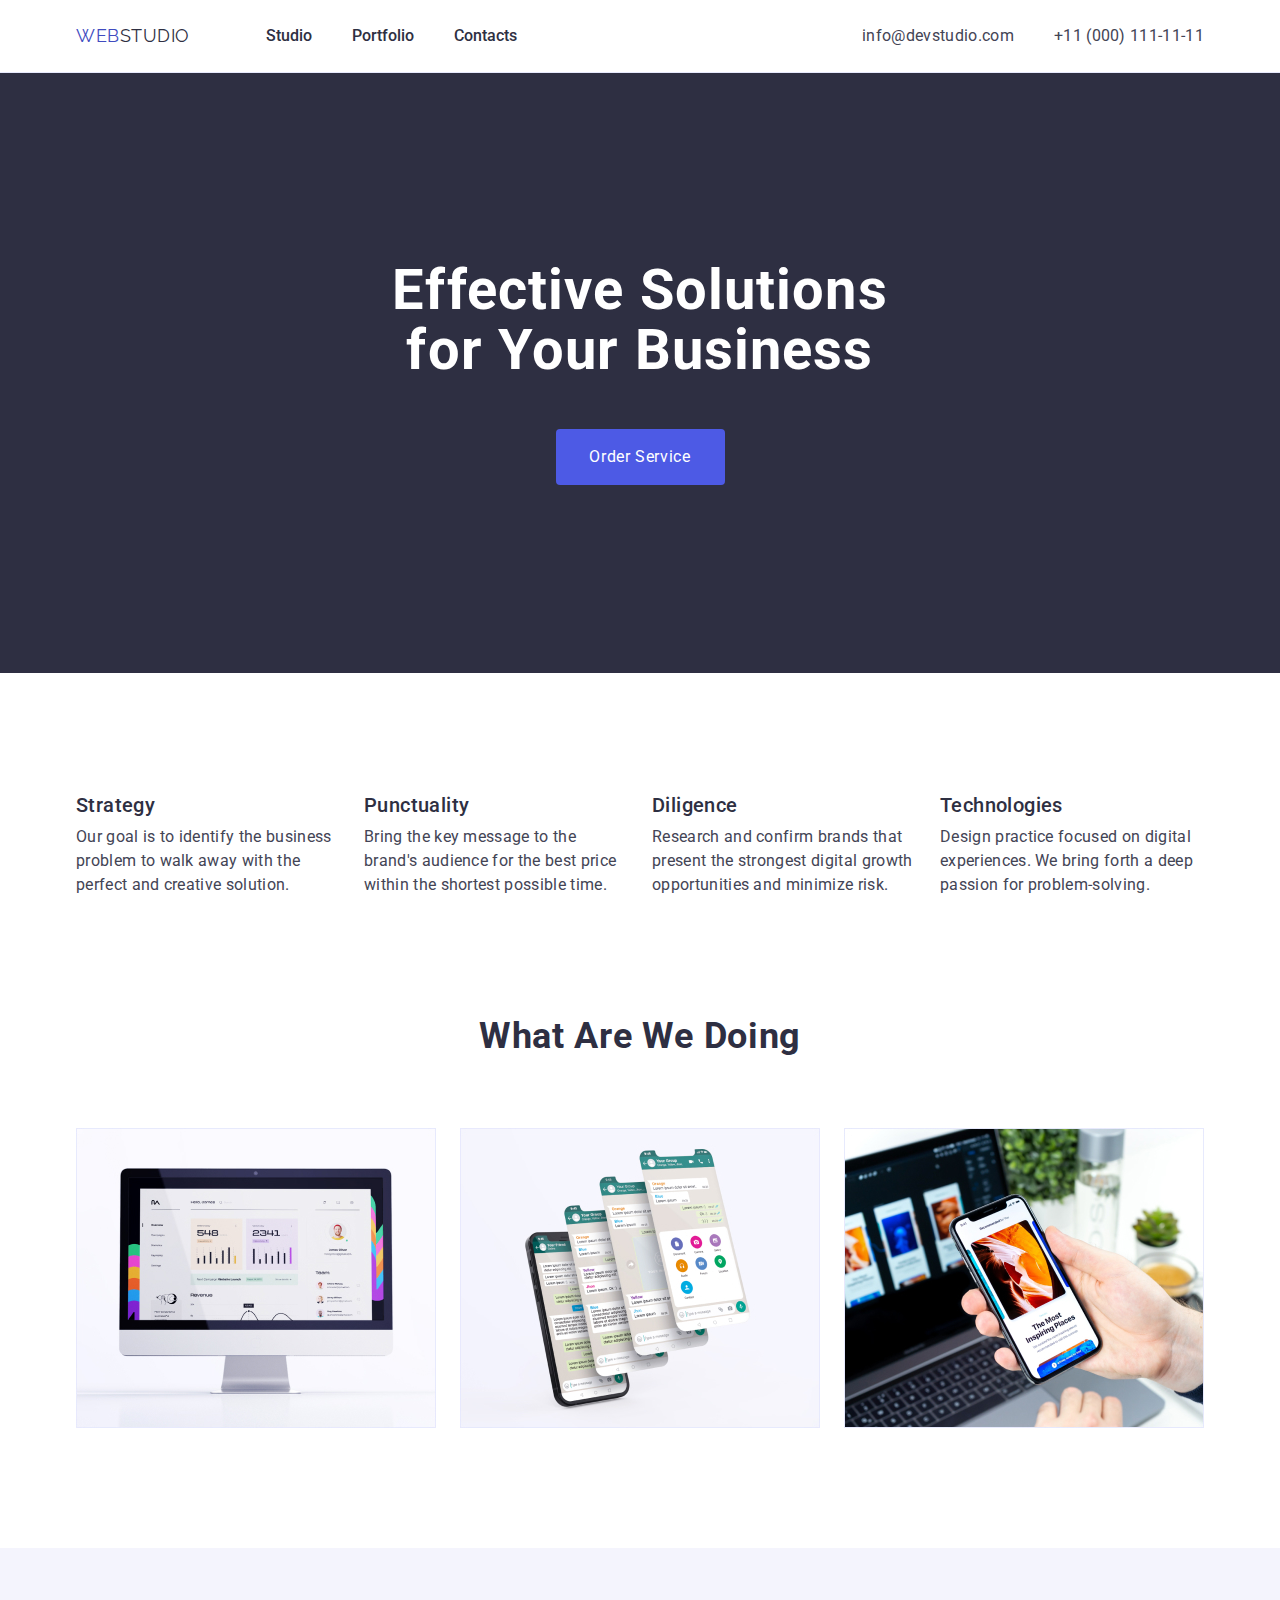
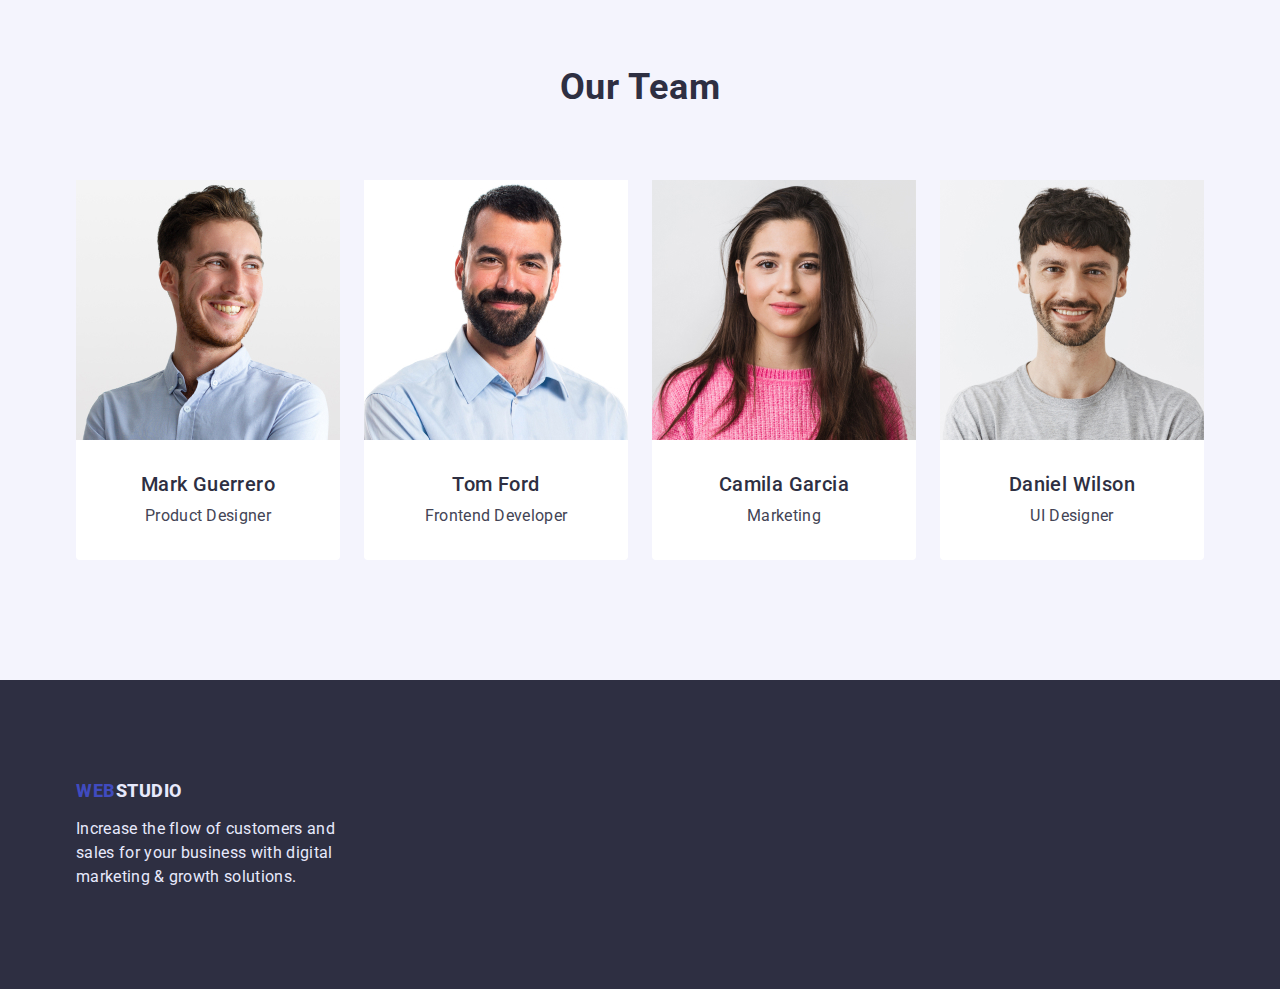
<file: index.html>
<!DOCTYPE html>
<html lang="en">
  <head>
    <meta charset="UTF-8" />
    <meta http-equiv="X-UA-Compatible" content="IE=edge" />
    <meta name="viewport" content="width=device-width, initial-scale=1.0" />
    <title>goit-markup-hw-01</title>
    <link rel="preconnect" href="https://fonts.googleapis.com"><link rel="preconnect" href="https://fonts.gstatic.com" crossorigin><link href="https://fonts.googleapis.com/css2?family=Raleway:wght@800&family=Roboto:wght@400;500;700&display=swap" rel="stylesheet">
    <link rel="stylesheet" href="https://cdnjs.cloudflare.com/ajax/libs/modern-normalize/1.1.0/modern-normalize.min.css">
    <link rel="stylesheet" href="./css/styles.css">
  </head>
  <body class="body">
    <!--MainPage navigation List-->
    <header class="header">
      <div class="header-conteiner conteiner">
        <nav class="navigation">
          <a href="./index.html" class="logo">
            <span class="color-logo">Web</span>Studio
          </a>
          <ul class="header-link">
            <!--Header Navigation-->
            <li class="header-link-item">
              <a href="./index.html" class="link-nav">
                Studio
              </a>
            </li>
            <li class="header-link-item">
              <a href="./portfolio.html" class="link-nav">
                Portfolio
              </a>
            </li>
            <li class="header-link-item">
              <a href="./index.html" class="link-nav">
                Contacts
              </a>
            </li>
          </ul>
        </nav>
        <address class="address">
          <!--Footer Contact List-->
          <ul class="header-nav">
            <li class="header-nav-item">
              <a href="mailto:info@devstudio.com" class="contatc-link">
                info@devstudio.com
              </a>
            </li>
            <li class="header-nav-item">
              <a href="tel:+110001111111" class="contatc-link">
                +11 (000) 111-11-11
              </a>
            </li>
          </ul>
        </address>
      </div>
    </header>
    <!--colorBox + button-->
    <main>
      <!-- Section1 -->
        <section class="banner section">
          <div class="conteiner">
            <h1 class="banner-title">Effective Solutions for Your Business</h1>
            <button type="button" class="mainpage-button">Order Service</button>
          </div>
        </section>
        <!--Bloc of Benefits--> 
      <section class="section">
          <div class="conteiner">
            <!-- <h2>Title</h2> -->
          <ul class="benefits-list">
            <!--first-->
            <li class="benefits-point">
              <h3 class="section-subtitle">Strategy</h3>
              <p class="section-text">
                Our goal is to identify the business problem to walk away with the
                perfect and creative solution.
              </p>
            </li>
            <!--Second-->
            <li class="benefits-point">
              <h3 class="section-subtitle">Punctuality</h3>
              <p class="section-text">
                Bring the key message to the brand's audience for the best price
                within the shortest possible time.
              </p>
            </li>
            <!--Third-->
            <li class="benefits-point">
              <h3 class="section-subtitle">Diligence</h3>
              <p class="section-text">
                Research and confirm brands that present the strongest digital
                growth opportunities and minimize risk.
              </p>
            </li>
            <!--fourth-->
            <li class="benefits-point">
              <h3 class="section-subtitle">Technologies</h3>
              <p class="section-text">
                Design practice focused on digital experiences. We bring forth a
                deep passion for problem-solving.
              </p>
            </li>
          </ul>
          </div>
      </section>
          <!--What are we doing-->
      <section class="section about">
        <div class="conteiner">
          <h2 class="section-title">What are we doing</h2>
        <!-- section3 -->
        <ul class="work-list">
          <!--FirstTypeOfWork-->
          <li>
            <img src="./images/computer.jpg" alt="notebook" width="360"/>
          </li>
          <!--SecondTypeOfWork-->
          <li>
            <img src="./images/socialnetwork.jpg" alt="socialmedia" width="360"/>
          </li>
            <!--ThirdTypeOfWork-->
          <li>
            <img src="./images/mobilephone.jpg" alt="mobilephone" width="360"/>
          </li>
        </ul>
        </div>
      </section>
        <!--Our Team-->
      <section class="section team">
         <div class="conteiner">
           <!-- Section4 -->
           <h2 class="section-title">Our Team</h2>
           <!--TeamOrder-->
           <ul class="work-list">
           <!--Teammate1-->
           <li class="taem-block">
             <img src="./images/tomfordteam.jpg" alt="teammate" width="264" class="team-photo"/>
             <h3 class="section-subtitle">Mark Guerrero</h3>
             <p class="section-text">Product Designer</p>
           </li>
           <!--Teammate2-->
           <li class="taem-block">
               <img src="./images/marcguerreroteam.jpg" alt="teammate" width="264" class="team-photo"/>
               <h3 class="section-subtitle">Tom Ford</h3>
               <p class="section-text">Frontend Developer</p>
           </li>
           <!--Teammate3-->
           <li class="taem-block">
               <img src="./images/camilagarciateam.jpg" alt="teammate" width="264" class="team-photo"/>
               <h3 class="section-subtitle">Camila Garcia</h3>
               <p class="section-text">Marketing</p>
           </li>
           <!--Teammate4-->
           <li class="taem-block">
               <img src="./images/danielwilsonteam.jpg" alt="teammate" width="264" class="team-photo"/>
               <h3 class="section-subtitle">Daniel Wilson</h3>
               <p class="section-text">UI Designer</p>
           </li>
         </ul>
         </div>
      </section>
    </main>
    <!--Footer-->
    <footer class="footer">
      <div class="conteiner">
        <a href="./index.html" class="logo-footer">
          <span class="color-logo">Web</span>Studio
        </a>
      <p class="footer-text">
        Increase the flow of customers and sales for your business with digital
         marketing & growth solutions.
      </p>
      </div>
    </footer>
  </body>
</html>
</file>
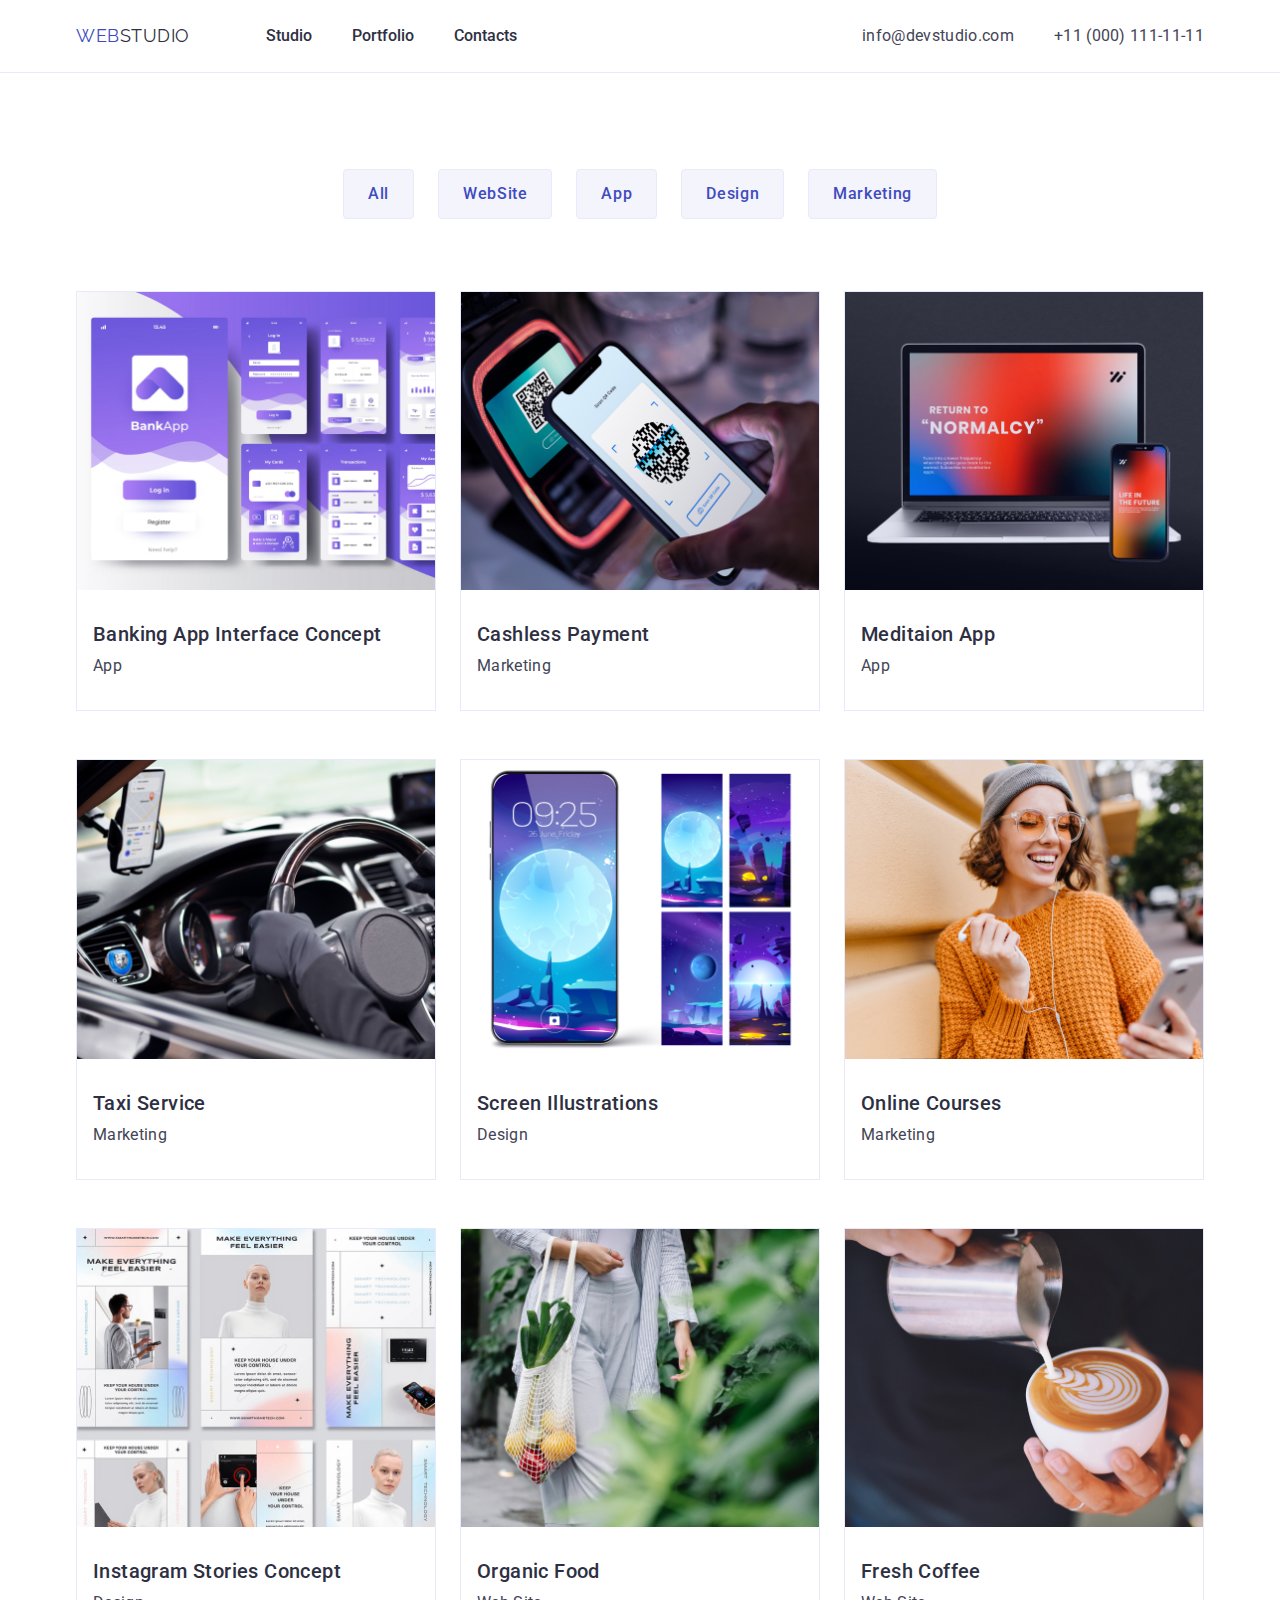
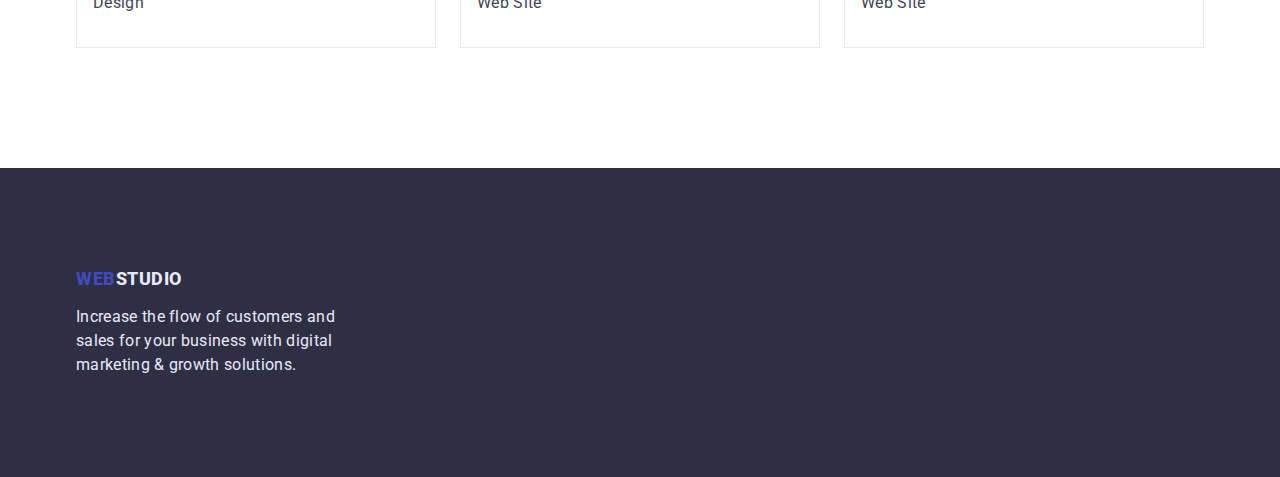
<file: portfolio.html>
<!DOCTYPE html>
<html lang="en">
  <head>
    <meta charset="UTF-8">
    <meta http-equiv="X-UA-Compatible" content="IE=edge">
    <meta name="viewport" content="width=device-width, initial-scale=1.0">
    <title>Portfolio</title>
    <link rel="preconnect" href="https://fonts.googleapis.com"><link rel="preconnect"
    href="https://fonts.gstatic.com" crossorigin><link
    href="https://fonts.googleapis.com/css2?family=Raleway:wght@800&family=Roboto:wght@400;500;700&display=swap"
    rel="stylesheet">
    <link rel="stylesheet" href="https://cdnjs.cloudflare.com/ajax/libs/modern-normalize/1.1.0/modern-normalize.min.css">
    <link rel="stylesheet" href=".//css/styles.css">
  </head>
<body>
    <!--header-->
    <header class="header">
      <div class="header-conteiner conteiner">
        <nav class="navigation">
          <a href="./index.html" class="logo">
            <span class="color-logo">Web</span>Studio
          </a>
          <ul class="header-link">
            <!--Header Navigation-->
            <li class="header-link-item">
              <a href="./index.html" class="link-nav">
                Studio
              </a>
            </li>
            <li class="header-link-item">
              <a href="./portfolio.html" class="link-nav">
                Portfolio
              </a>
            </li>
            <li class="header-link-item">
              <a href="./index.html" class="link-nav">
                Contacts
              </a>
            </li>
          </ul>
        </nav>
        <address class="address">
          <!--Footer Contact List-->
          <ul class="header-nav">
            <li class="header-nav-item">
              <a href="mailto:info@devstudio.com" class="contatc-link">
                info@devstudio.com
              </a>
            </li>
            <li class="header-nav-item">
              <a href="tel:+110001111111" class="contatc-link">
                +11 (000) 111-11-11
              </a>
            </li>
          </ul>
        </address>
      </div>
    </header>
    <main>
      <section class="section portfolio">
          <div class="conteiner">
            <!-- list of nav.buttoms -->
            <!-- <h1> Selection button's -->
              <h1 class="visually-hidden">Hiden</h1>
            <ul class="button-list">
              <li>
                <button type="button" class="selection-button">All</button>
              </li>
              <li>
                <button type="button" class="selection-button">WebSite</button>
              </li>
              <li>
                <button type="button" class="selection-button">App</button>
              </li>
              <li>
                <button type="button" class="selection-button">Design</button>
              </li>
              <li>
                <button type="button" class="selection-button last">Marketing</button>
              </li>
            </ul>
            <!-- portfolio List -->
            <ul class="portfolio-list">
              <li class="portfolio-item">
                <a href="./portfolio.html">
                  <img src=".//images/images_portfolio/Banking App Interface Concept.jpg" alt="Banking App Interface Concept" width="360"
                  height="300" class="item-image">
                  <div class="portfolio-subtitle">
                    <h2 class="section-subtitle">Banking App Interface Concept</h2>
                    <p class="section-text">App</p>
                  </div>
                </a>
              </li>
              <li class="portfolio-item">
                <a href="./portfolio.html">
                  <img src=".//images/images_portfolio/Cashless Payment.jpg" alt="Cashless Payment" width="360"
                  height="300" class="item-image">
                  <div class="portfolio-subtitle">
                    <h2 class="section-subtitle">Cashless Payment</h2>
                    <p class="section-text">Marketing</p>
                  </div>
                </a>
              </li>
              <li class="portfolio-item">
                <a href="./portfolio.html">
                  <img src=".//images/images_portfolio/Meditaion App.jpg" alt="Meditaion App" width="360"
                  height="300" class="item-image">
                  <div class="portfolio-subtitle">
                    <h2 class="section-subtitle">Meditaion App</h2>
                    <p class="section-text">App</p>
                  </div>
                </a>
              </li>
              <li class="portfolio-item">
                <a href="./portfolio.html">
                  <img src=".//images/images_portfolio/Taxi Service.jpg" alt="Taxi Service" width="360"
                  height="300" class="item-image">
                  <div class="portfolio-subtitle">
                    <h2 class="section-subtitle">Taxi Service</h2>
                    <p class="section-text">Marketing</p>
                  </div>
                </a>
              </li>
              <li class="portfolio-item">
                <a href="./portfolio.html">
                  <img src=".//images/images_portfolio/Screen Illustrations.jpg" alt="Screen Illustrations" width="360"
                  height="300" class="item-image">
                  <div class="portfolio-subtitle">
                    <h2 class="section-subtitle">Screen Illustrations</h2>
                    <p class="section-text">Design</p>
                  </div>
                </a>
              </li>
              <li class="portfolio-item">
                <a href="./portfolio.html">
                  <img src=".//images/images_portfolio/Online Courses.jpg" alt="Online Courses" width="360"
                  height="300" class="item-image">
                  <div class="portfolio-subtitle">
                    <h2 class="section-subtitle">Online Courses</h2>
                    <p class="section-text">Marketing</p>
                  </div>
                </a>
              </li>
              <li class="portfolio-item">
                <a href="./portfolio.html">
                  <img src=".//images/images_portfolio/Instagram Stories Concept.jpg" alt="Instagram Stories Concept" width="360"
                  height="300" class="item-image">
                  <div class="portfolio-subtitle">
                    <h2 class="section-subtitle">Instagram Stories Concept</h2>
                    <p class="section-text">Design</p>
                  </div>
                </a>
              </li>
              <li class="portfolio-item">
                <a href="./portfolio.html">
                  <img src=".//images/images_portfolio/Organic Food.jpg" alt="Organic Food" width="360"
                  height="300" class="item-image">
                  <div class="portfolio-subtitle">
                    <h2 class="section-subtitle">Organic Food</h2>
                    <p class="section-text">Web Site</p>
                  </div>
                </a>
              </li>
              <li class="portfolio-item">
                <a href="./portfolio.html">
                  <img src=".//images/images_portfolio/Fresh Coffee.jpg" alt="Fresh Coffee" width="360"
                  height="300" class="item-image">
                  <div class="portfolio-subtitle">
                    <h2 class="section-subtitle">Fresh Coffee</h2>
                    <p class="section-text">Web Site</p>
                  </div>
                </a>
              </li>
            </ul>
          </div>
        </section>
    </main>
    <footer class="footer">
      <div class="conteiner">
        <a href="./index.html" class="logo-footer">
          <span class="color-logo">Web</span>Studio
        </a>
      <p class="footer-text">
        Increase the flow of customers and sales for your business with digital
         marketing & growth solutions.
      </p>
      </div>
    </footer>
</body>
</html>
</file>
<file: css/styles.css>
:root{
        --primary-brand: #4D5AE5;
        --active-button: #404BBF;
        --section-colour: #2E2F42;
        --success: #31D0AA;
        --text-discription: #434455;
        --subtle-text: #8E8F99;
        --accent: #E7E9FC;
        --cloud-bckground: #F4F4FD;
        --white-base: #ffffff;
    }

    body {
        font-family: 'Roboto',sans-serif;
        color: var(--section-colour);
        font-size: 16px;
        background-color: var(--white-base);
    }

    .visually-hidden {
        position: absolute;
        width: 1px;
        height: 1px;
        margin: -1px;
        border: 0;
        padding: 0;
        white-space: nowrap;
        clip-path: inset(100%);
        clip: rect(0 0 0 0);
        overflow: hidden;
    }


    ul{
        list-style-type: none;
    }

    ul,h1,h2,h3,h4,h5,h6,p{
        margin-top: 0;
        margin-bottom: 0;
    }

    ul{
        padding-left: 0;
    }

    a{
        text-decoration: none;
        color: inherit;
    }

    img{
        display: block;
        max-width: 100%;
        height: auto;
    }

    .header{
       padding: 24px 0;
       border-bottom: 1px solid var(--accent);
        /* background-color: tomato; */
    }

    .conteiner{
        width: 1158px;
        margin-left: auto;
        margin-right: auto;
        padding: 0 15px;
        /* background-color: lime; */
    }
    
    .header-conteiner{
        display: flex;
        align-items: center;
    }

    .navigation{
        display: flex;
        align-items: center;
    }

    .section{
        padding-top: 120px;
        padding-bottom: 120px;
    }

    .address{
        margin-left: auto;
    }

    .work-list{
        /* background-color: lime; */
        display: flex;
        column-gap: 24px;
    }

    .taem-block{
        outline: 1px solid inherit;
        border-radius: 0px 0px 4px 4px;
        background-color: var(--white-base);
        padding-bottom: 32px;
    }

    .taem-block > h3{
        margin: 0px;
        padding: 0px;
        text-align: center;
        margin-top: 32px;
    }
    .taem-block > p{
        margin: 0px;
        padding: 0px;
        text-align: center;
        margin-top: 8px;
    }

    .header-nav{
        display: flex;
        margin-left: auto;
        gap: 40px;
        /* background-color: lime; */
    }

    .header-link{
        margin-left: 76px;
        display: flex;
        gap: 40px;
        /* background-color: lime; */
    }
  
    nav{
        display: block;
    }

    .color-logo{
        color: var(--active-button);
    }


    .logo{
        color: var(--section-colour);
        font-family: 'Raleway';
        font-size: 18px;
        line-height: 1.33;
        align-items: center;
        letter-spacing: 0.03em;
        text-transform: uppercase;
        display: inline-block;
    }

    .logo-footer{
        color: var(--accent);
        font-weight: 800;
        font-size: 18px;
        line-height: 21px;
        letter-spacing: 0.03em;
        text-transform: uppercase;
    }

    .link-nav{
        line-height: 1.5;
        letter-spacing: 0.02px;
        color: var(--section-colour);
        font-weight: 500;
    }

    .link-nav:hover,
    .link-nav:focus{
        color: var(--active-button);
    }

    .footer{
        padding-top: 100px;
        padding-bottom: 100px;
    }

    .footer-text{
        line-height: 1.5;
        font-weight: 400;
        letter-spacing: 0.02em;
        color: var(--accent);
        width: 264px;
        height: 72px;
        margin-top: 16px;
    }

    .contatc-link{
        line-height: 1.5;
        letter-spacing: 0.02em;
        font-weight: 400;
        color:var(--text-discription);
        font-style: normal;
    }

    .contatc-link:hover,
    .contatc-link:focus{
        color: var(--active-button);
    }

    .banner{
        text-align: center;
        padding-top: 188px;
        padding-bottom: 188px;
    }

    .about{
        padding-top: 0px;
    }

    .banner-title{
        font-size: 56px;
        line-height: 1.07;
        letter-spacing: 0.02em;
        color: var(--white-base); 
        width: 496px;
        margin-left: auto;
        margin-right: auto;
        margin-bottom: 48px;
        /* background-color: tomato; */
    }

    .section-title{
        font-size: 36px;
        line-height: 1.1;
        text-align: center;
        letter-spacing: 0.02em;
        text-transform: capitalize;
        margin-bottom: 72px;
    }

    .section-subtitle{
        font-size: 20px;
        line-height: 1.2;
        letter-spacing: 0.02em;
        font-weight: 500;
        text-align: left;
        margin-bottom: 8px;
    }
    .section-text{
        line-height: 1.5;
        letter-spacing: 0.02em;
        color: var(--text-discription);
        letter-spacing: 0.02em;

    }

    .banner,footer{
        background-color: var(--section-colour);
    }

    .team{
        background-color: var(--cloud-bckground);
    }

    button{
        background-color: var(--primary-brand);
        color: var(--white-base);
        cursor: pointer;
        line-height: 1.5; 
        text-align: center;
        letter-spacing: 0.04em;
        border-radius: 4px;
        border-width: 0px;
        padding: 16px 32px;
        min-width: 169px;
        display: inline-block;
    }

    .mainpage-button:hover,
    .mainpage-button:focus{
        background-color: var(--active-button);

    }

    .selection-button{
        background-color: var(--cloud-bckground);
        color: var(--active-button);
        border: 1px solid var(--accent);
        border-radius: 4px;
        font-weight: 500;
        min-width: 69px;
        min-height: 48px;
        display: flex;
        padding: 12px 24px;
    }

    .selection-button:hover,
    .selection-button:focus{
        background-color: var(--active-button);
        color: var(--cloud-bckground); 
    }

    .portfolio{
        padding-top: 96px;
    }

    .button-list{
        display: flex;
        gap: 24px;
        justify-content: center;
        margin-bottom: 72px;
    }

    .benefits-list{ 
        display: flex;
        gap: 24px;
    }

    .benefits-point{
        width: 264px;
    }

    .portfolio-list{
        display: flex;
        flex-wrap: wrap;
        column-gap: 24px;
        row-gap: 48px;
    }

    .portfolio-list > li{
        border: 1px solid var(--accent);
        flex-basis: calc((100% - 48px) / 3)
    }

    .portfolio-subtitle{
        padding-left: 16px;
        padding-top: 32px;
        padding-bottom: 32px;
    }
</file>
